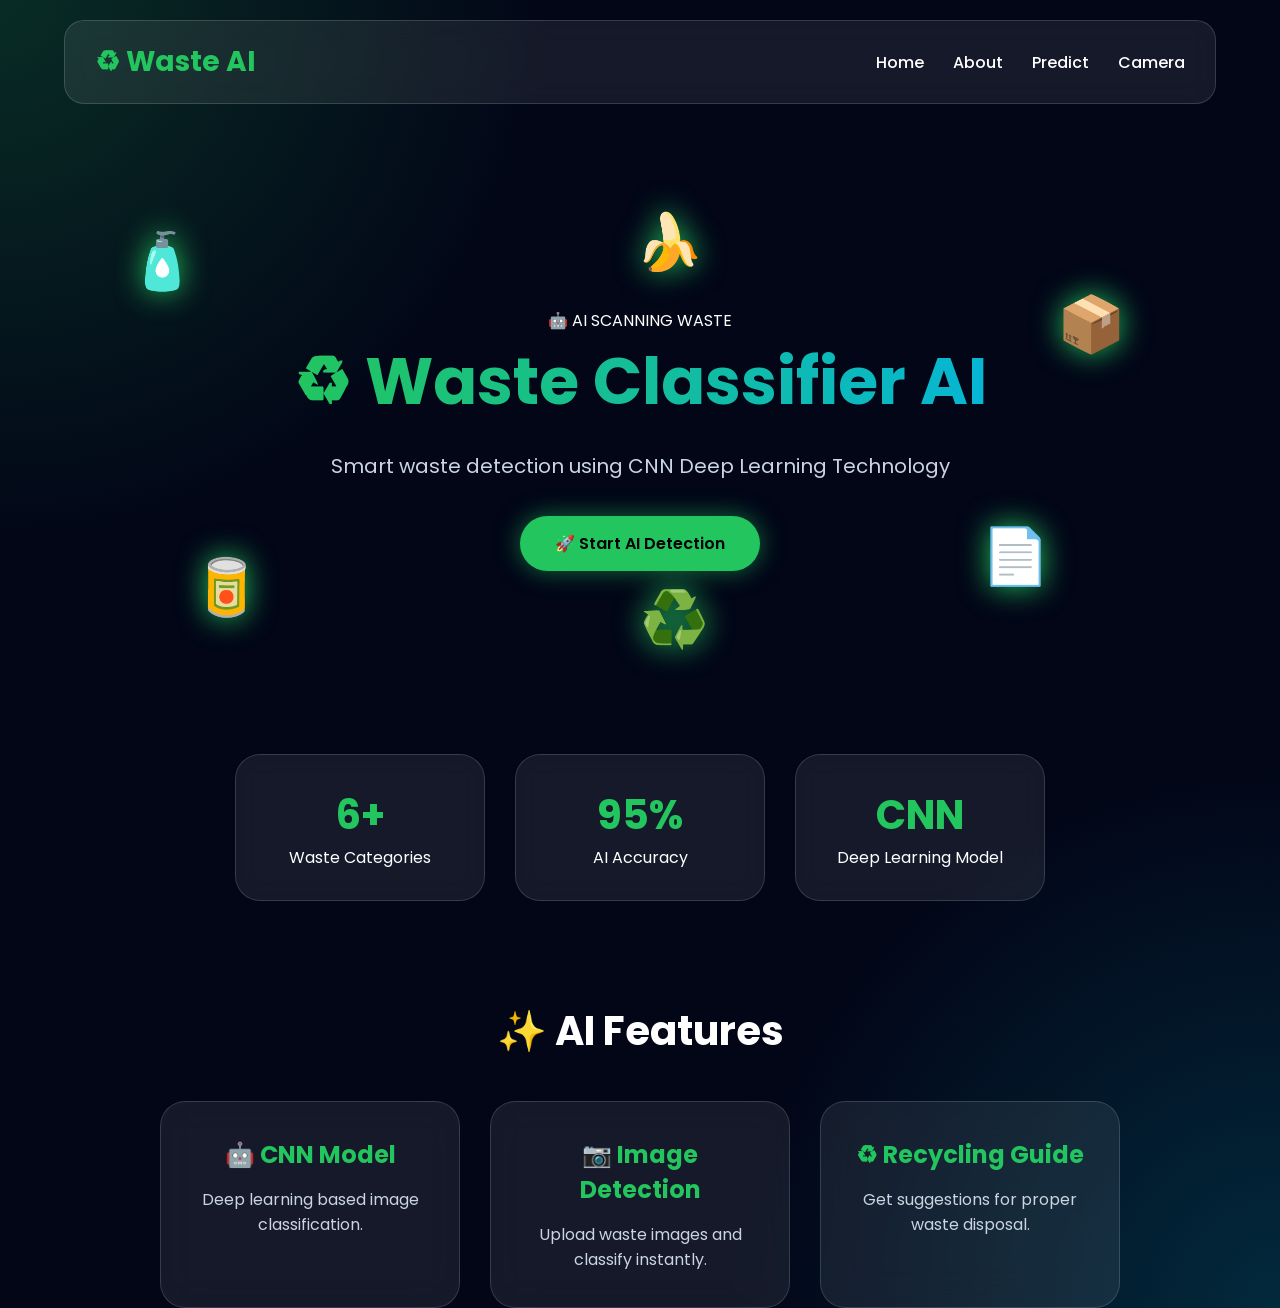
<file: templates/index.html>
<!DOCTYPE html>
<html>

<head>

<title>Waste Classifier AI</title>

<link rel="stylesheet" href="/static/style.css">

</head>


<body>


<nav>

<h2>♻ Waste AI</h2>

<div>

<a href="/">Home</a>
<a href="/about">About</a>
<a href="/upload">Predict</a>
<a href="/camera">Camera</a>

</div>

</nav>



<section class="hero">


<div class="particles"></div>



<!-- Floating Waste Animation -->

<div class="floating-waste">

    <span class="waste w1">🧴</span>
    <span class="waste w2">📦</span>
    <span class="waste w3">🥫</span>
    <span class="waste w4">📄</span>
    <span class="waste w5">🍌</span>
    <span class="waste w6">♻️</span>

</div>




<!-- AI Scanner -->

<div class="ai-scanner">

    <div class="scan-box">

        <div class="scan-line"></div>

        <span>
            🤖 AI SCANNING WASTE
        </span>

    </div>

</div>



<h1>
♻ Waste Classifier AI
</h1>


<p>
Smart waste detection using CNN Deep Learning Technology
</p>


<a href="/upload" class="btn">
🚀 Start AI Detection
</a>


</section>





<section class="dashboard">


<div class="stat-card">

<h2>6+</h2>

<p>
Waste Categories
</p>

</div>




<div class="stat-card">

<h2>95%</h2>

<p>
AI Accuracy
</p>

</div>




<div class="stat-card">

<h2>CNN</h2>

<p>
Deep Learning Model
</p>

</div>


</section>






<section class="features">


<h1>
✨ AI Features
</h1>




<div class="feature-container">


<div class="feature-card">

<h2>🤖 CNN Model</h2>

<p>
Deep learning based image classification.
</p>

</div>





<div class="feature-card">

<h2>📷 Image Detection</h2>

<p>
Upload waste images and classify instantly.
</p>

</div>







<div class="feature-card">

<h2>♻ Recycling Guide</h2>

<p>
Get suggestions for proper waste disposal.
</p>

</div>


</div>


</section>



</body>

</html>
</file>
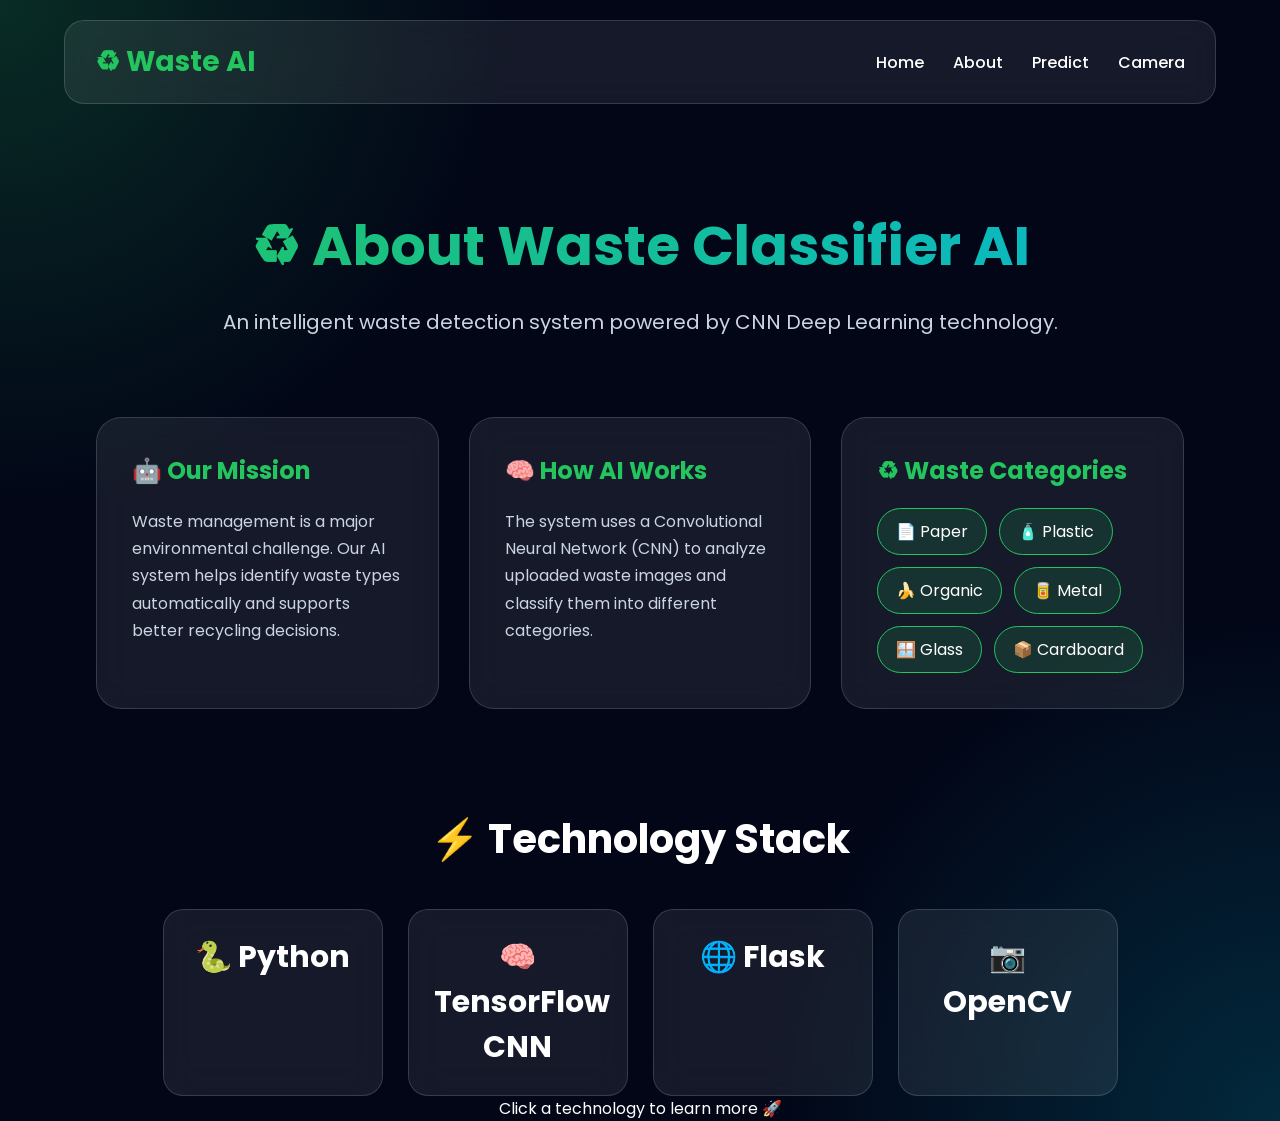
<file: templates/about.html>
<!DOCTYPE html>
<html>

<head>

<title>About Waste AI</title>

<link rel="stylesheet" href="/static/style.css">

</head>


<body>


<nav>

<h2>♻ Waste AI</h2>

<div>

<a href="/">Home</a>
<a href="/about">About</a>
<a href="/upload">Predict</a>
<a href="/camera">Camera</a>

</div>

</nav>



<section class="about-hero">


<h1>
♻ About Waste Classifier AI
</h1>


<p>
An intelligent waste detection system powered by CNN Deep Learning technology.
</p>


</section>





<section class="about-container">



<div class="about-card">


<h2>🤖 Our Mission</h2>


<p>

Waste management is a major environmental challenge.
Our AI system helps identify waste types automatically
and supports better recycling decisions.

</p>


</div>





<div class="about-card">


<h2>🧠 How AI Works</h2>


<p>

The system uses a Convolutional Neural Network (CNN)
to analyze uploaded waste images and classify them
into different categories.

</p>


</div>





<div class="about-card">


<h2>♻ Waste Categories</h2>


<div class="category-list">

<span>📄 Paper</span>

<span>🧴 Plastic</span>

<span>🍌 Organic</span>

<span>🥫 Metal</span>

<span>🪟 Glass</span>

<span>📦 Cardboard</span>

</div>


</div>




</section>






<section class="tech-section">

<h1>⚡ Technology Stack</h1>


<div class="tech-container">


<div class="tech-card" onclick="toggleTech(this)">

<h2>🐍 Python</h2>

<div class="tech-info">

Python is the main programming language used for:
<br><br>

• Data processing  
<br>
• Model training  
<br>
• AI logic  
<br>
• Backend development

</div>

</div>



<div class="tech-card" onclick="toggleTech(this)">

<h2>🧠 TensorFlow CNN</h2>

<div class="tech-info">

TensorFlow CNN is used for:

<br><br>

• Deep learning model creation
<br>
• Image classification
<br>
• Waste category prediction
<br>
• Training neural networks

</div>

</div>



<div class="tech-card" onclick="toggleTech(this)">

<h2>🌐 Flask</h2>

<div class="tech-info">

Flask provides:

<br><br>

• Web application backend
<br>
• API connection
<br>
• Model deployment
<br>
• Prediction handling

</div>

</div>



<div class="tech-card" onclick="toggleTech(this)">

<h2>📷 OpenCV</h2>

<div class="tech-info">

OpenCV is used for:

<br><br>

• Camera integration
<br>
• Image processing
<br>
• Object detection
<br>
• Real-time scanning

</div>

</div>


</div>


<p>Click a technology to learn more 🚀</p>


</section>

<script>


function showInfo(type){


let info = document.getElementById("infoBox");



let data = {


python:

`
<h2>🐍 Python</h2>

<p>
Python is the core programming language used in this project.
It is used for data handling, image processing,
model training and connecting AI components.
</p>
`,



tensorflow:

`
<h2>🧠 TensorFlow CNN</h2>

<p>
TensorFlow helps us create and train the CNN deep learning model.
CNN analyzes waste images and learns patterns to classify
different waste categories.
</p>
`,



flask:

`
<h2>🌐 Flask</h2>

<p>
Flask is used to create the web application backend.
It connects our trained AI model with the user interface
and handles image prediction requests.
</p>
`,



opencv:

`
<h2>📷 OpenCV</h2>

<p>
OpenCV is used for computer vision tasks.
It helps capture, process and prepare images
before sending them to the AI model.
</p>`

};



info.innerHTML=data[type];


}


</script>

<script>

function toggleTech(card){

    document.querySelectorAll(".tech-card")
    .forEach(item=>{
        if(item!==card){
            item.classList.remove("active");
        }
    });


    card.classList.toggle("active");

}

</script>


</body>

</html>
</file>
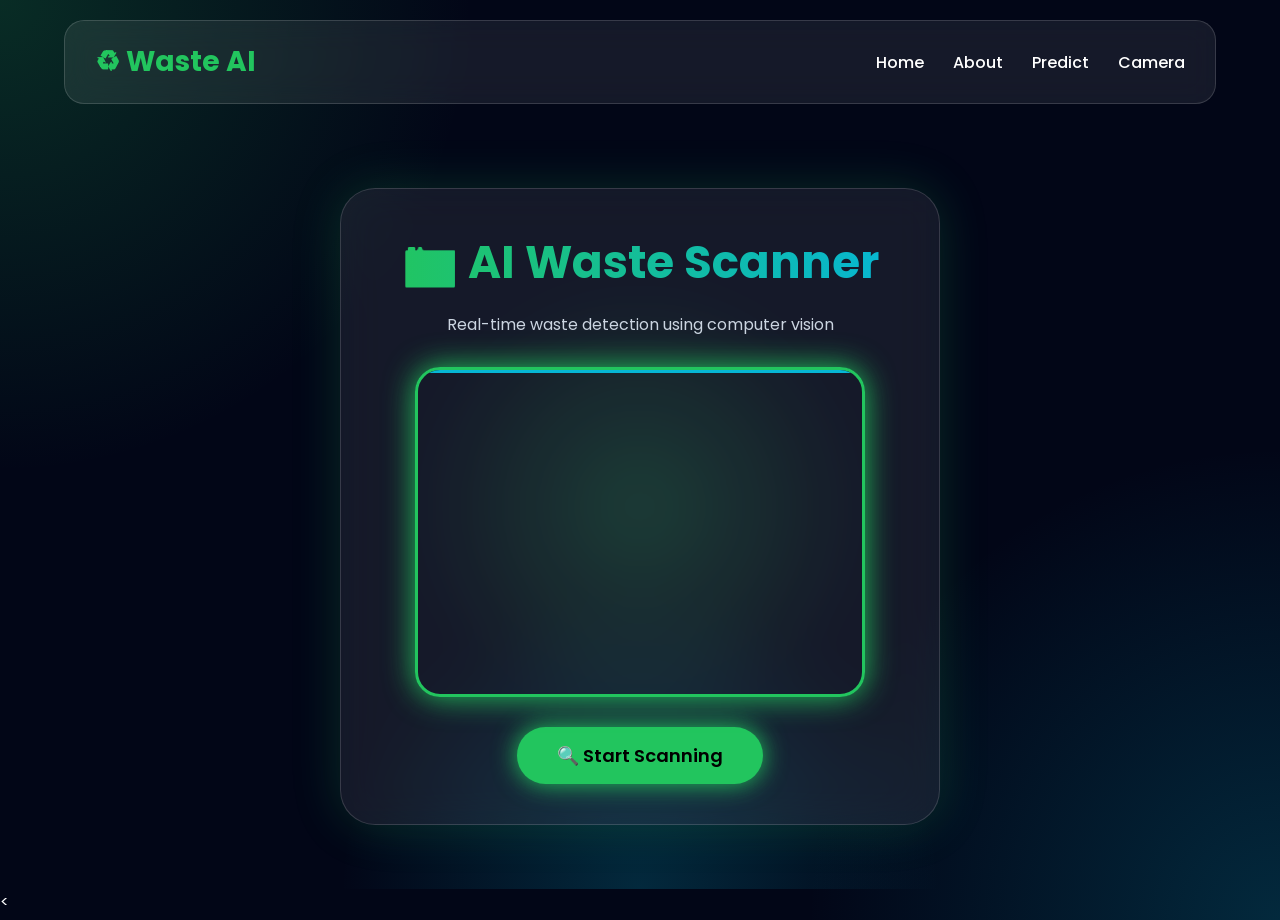
<file: templates/camera.html>
<!DOCTYPE html>
<html>

<head>

<title>Waste AI Camera</title>

<link rel="stylesheet" href="/static/style.css">

</head>


<body>


<nav>

<h2>♻ Waste AI</h2>

<div>

<a href="/">Home</a>
<a href="/about">About</a>
<a href="/upload">Predict</a>
<a href="/camera">Camera</a>

</div>

</nav>




<section class="camera-section">


<div class="camera-card">


<h1>
📷 AI Waste Scanner
</h1>


<p>
Real-time waste detection using computer vision
</p>



<div class="camera-frame">


<video id="camera" autoplay></video>


<div class="scanner"></div>


</div>



<button class="camera-btn" onclick="startScanning()">
🔍 Start Scanning
</button>

<h2 id="scan-result"></h2>



</div>


</section>




<<script>

navigator.mediaDevices.getUserMedia({
    video:true
})

.then(stream=>{

    document.getElementById("camera").srcObject = stream;

})

.catch(error=>{

    console.log(error);

});



function startScanning(){

    let result = document.getElementById("scan-result");

    result.innerHTML = "🤖 AI is scanning waste...";


    setTimeout(()=>{

        result.innerHTML = "♻ Waste detected! Processing CNN prediction...";

    },3000);


}

</script>


</body>

</html>
</file>
<file: static/style.css>
@import url('https://fonts.googleapis.com/css2?family=Poppins:wght@300;400;600;700&display=swap');


*{
    margin:0;
    padding:0;
    box-sizing:border-box;
    font-family:'Poppins',sans-serif;
}


body{

    min-height:100vh;

    background:
    radial-gradient(circle at top left,#22c55e33,transparent 30%),
    radial-gradient(circle at bottom right,#06b6d433,transparent 30%),
    #020617;

    color:white;

    overflow-x:hidden;
}



/* NAVBAR */

nav{

    width:90%;
    margin:20px auto;

    display:flex;
    justify-content:space-between;
    align-items:center;

    padding:20px 30px;

    background:rgba(255,255,255,0.08);

    backdrop-filter:blur(15px);

    border-radius:20px;

    border:1px solid rgba(255,255,255,0.15);

}



nav h2{

    color:#22c55e;

    font-size:28px;

}



nav a{

    color:white;

    text-decoration:none;

    margin-left:25px;

    font-weight:500;

    transition:.3s;

}



nav a:hover{

    color:#22c55e;

}



/* HERO */


.hero{

    min-height:70vh;

    display:flex;

    flex-direction:column;

    justify-content:center;

    align-items:center;

    text-align:center;

    padding:40px;

    position:relative;

    overflow:hidden;

}



.hero h1{

    font-size:65px;

    font-weight:700;

    background:linear-gradient(90deg,#22c55e,#06b6d4);

    -webkit-background-clip:text;

    color:transparent;

}



.hero p{

    margin-top:20px;

    font-size:20px;

    color:#cbd5e1;

}

/* HERO CONTENT LAYER CONTROL */

.hero > h1,
.hero > p,
.hero > .btn,
.ai-scanner{

    position:relative;

    z-index:2;

}


.ai-scanner{

    position:relative;

    z-index:3;

}



.btn{

    margin-top:35px;

    padding:15px 35px;

    border-radius:50px;

    background:#22c55e;

    color:black;

    text-decoration:none;

    font-weight:600;

    transition:.3s;

    box-shadow:0 0 25px #22c55e88;

}



.btn:hover{

    transform:scale(1.08);

}



/* DASHBOARD */


.dashboard{

    width:85%;

    margin:auto;

    display:flex;

    justify-content:center;

    gap:30px;

}



.stat-card{

    width:250px;

    padding:30px;

    text-align:center;


    background:rgba(255,255,255,.08);

    backdrop-filter:blur(15px);

    border-radius:25px;

    border:1px solid rgba(255,255,255,.15);

}



.stat-card h2{

    font-size:40px;

    color:#22c55e;

}



/* FEATURES */


.features{

    margin-top:100px;

    text-align:center;

}



.features h1{

    font-size:40px;

}



.feature-container{

    margin-top:40px;

    display:flex;

    justify-content:center;

    gap:30px;

}



.feature-card{


    width:300px;

    padding:35px;


    background:rgba(255,255,255,.08);

    backdrop-filter:blur(20px);

    border-radius:25px;

    border:1px solid rgba(255,255,255,.15);

    transition:.3s;


}



.feature-card:hover{

    transform:translateY(-10px);

    box-shadow:0 0 30px #22c55e55;

}



.feature-card h2{

    color:#22c55e;

    margin-bottom:15px;

}



.feature-card p{

    color:#cbd5e1;

}

/* ==========================
   PREDICT PAGE
========================== */


.predict-section{

    min-height:80vh;

    display:flex;

    justify-content:center;

    align-items:center;

}



.predict-card{


    width:550px;

    padding:45px;


    text-align:center;


    background:rgba(255,255,255,.08);

    backdrop-filter:blur(20px);


    border-radius:30px;


    border:1px solid rgba(255,255,255,.15);


    box-shadow:0 0 40px rgba(34,197,94,.15);


}



.predict-card h1{


    font-size:40px;


    background:linear-gradient(90deg,#22c55e,#06b6d4);


    -webkit-background-clip:text;

    color:transparent;


}



.predict-card p{

    margin:15px;

    color:#cbd5e1;

}



.upload-box{


    display:block;

    margin:35px auto;


    padding:45px;


    border-radius:25px;


    border:2px dashed #22c55e;


    color:white;


    cursor:pointer;


    transition:.3s;


}



.upload-box:hover{


    background:rgba(34,197,94,.1);


    box-shadow:0 0 25px #22c55e55;


}



.upload-box input{


    display:none;


}



.predict-btn{


    padding:15px 40px;


    border:none;


    border-radius:50px;


    background:#22c55e;


    font-size:18px;


    font-weight:600;


    cursor:pointer;


    box-shadow:0 0 25px #22c55e88;


    transition:.3s;


}



.predict-btn:hover{


    transform:scale(1.08);


}




.result-card{


    margin-top:35px;


    padding:25px;


    border-radius:25px;


    background:rgba(6,182,212,.15);


    border:1px solid #06b6d4;


}



.result-card h2{

    color:#06b6d4;

}



.result-card h1{

    font-size:35px;

}


/* ======================
   ABOUT PAGE
====================== */


.about-hero{

    text-align:center;

    padding:80px 20px;

}



.about-hero h1{

    font-size:55px;


    background:linear-gradient(90deg,#22c55e,#06b6d4);


    -webkit-background-clip:text;

    color:transparent;


}



.about-hero p{

    margin-top:20px;

    color:#cbd5e1;

    font-size:20px;

}




.about-container{


    width:85%;

    margin:auto;


    display:grid;

    grid-template-columns:repeat(3,1fr);

    gap:30px;


}




.about-card{


    padding:35px;


    background:rgba(255,255,255,.08);


    backdrop-filter:blur(20px);


    border-radius:25px;


    border:1px solid rgba(255,255,255,.15);


    transition:.3s;


}



.about-card:hover{


    transform:translateY(-10px);


    box-shadow:0 0 30px #22c55e55;


}



.about-card h2{


    color:#22c55e;

    margin-bottom:20px;


}



.about-card p{

    color:#cbd5e1;

    line-height:1.7;

}




.category-list{


    display:flex;

    flex-wrap:wrap;

    gap:12px;


}



.category-list span{


    padding:10px 18px;


    border-radius:30px;


    background:rgba(34,197,94,.15);


    border:1px solid #22c55e;


}




.tech-section{


    text-align:center;

    margin-top:100px;


}



.tech-section h1{


    font-size:40px;


}



.tech-container{


    margin-top:40px;


    display:flex;

    justify-content:center;

    gap:25px;


}




.tech-card{


    padding:25px 40px;


    border-radius:20px;


    background:rgba(255,255,255,.08);


    border:1px solid rgba(255,255,255,.15);


    font-size:20px;


    transition:.3s;


}



.tech-card:hover{


    transform:scale(1.08);


    box-shadow:0 0 25px #06b6d455;


}

/* =====================
 CAMERA AI SCANNER
===================== */


.camera-section{


min-height:85vh;


display:flex;

justify-content:center;

align-items:center;


background:

radial-gradient(circle,#22c55e33,transparent 30%),

radial-gradient(circle at bottom,#06b6d433,transparent 30%);


}




.camera-card{


width:600px;


padding:40px;


text-align:center;


background:rgba(255,255,255,.08);


backdrop-filter:blur(20px);


border-radius:35px;


border:1px solid rgba(255,255,255,.15);


box-shadow:0 0 50px #22c55e33;


}




.camera-card h1{


font-size:45px;


background:linear-gradient(90deg,#22c55e,#06b6d4);


-webkit-background-clip:text;


color:transparent;


}




.camera-card p{


color:#cbd5e1;


margin:15px;


}




.camera-frame{


position:relative;


margin:30px auto;


width:450px;


height:330px;


border-radius:25px;


overflow:hidden;


border:3px solid #22c55e;


box-shadow:0 0 30px #22c55e;


}




.camera-frame video{


width:100%;


height:100%;


object-fit:cover;


}




.scanner{


position:absolute;


width:100%;


height:3px;


background:#06b6d4;


top:0;


animation:scan 2s infinite;


}



@keyframes scan{


0%{

top:0;

}


50%{

top:100%;

}


100%{

top:0;

}


}




.camera-btn{


padding:15px 40px;


border:none;


border-radius:50px;


background:#22c55e;


font-size:18px;


font-weight:600;


cursor:pointer;


box-shadow:0 0 25px #22c55e;


}
/* =========================
   FLOATING WASTE ANIMATION
========================= */


.floating-waste{

    position:absolute;

    width:100%;

    height:100%;

    top:0;

    left:0;

    pointer-events:none;

    z-index:1;

}


.waste{

    position:absolute;

    font-size:55px;

    filter:drop-shadow(0 0 15px #22c55e);

    animation:floatWaste 6s ease-in-out infinite;

}



/* Plastic Bottle */

.w1{

    top:15%;

    left:10%;

    animation-delay:0s;

}



/* Cardboard */

.w2{

    top:25%;

    right:12%;

    animation-delay:1s;

}



/* Metal Can */

.w3{

    bottom:20%;

    left:15%;

    animation-delay:2s;

}



/* Paper */

.w4{

    bottom:25%;

    right:18%;

    animation-delay:3s;

}



/* Organic */

.w5{

    top:12%;

    right:45%;

    animation-delay:4s;

}



/* Recycling Icon */

.w6{

    bottom:15%;

    left:50%;

    animation-delay:5s;

}




@keyframes floatWaste{


0%{

    transform:
    translateY(0px)
    rotate(0deg);

}



25%{

    transform:
    translateY(-25px)
    rotate(10deg);

}



50%{

    transform:
    translateY(-45px)
    rotate(-10deg);

}



75%{

    transform:
    translateY(-20px)
    rotate(8deg);

}



100%{

    transform:
    translateY(0px)
    rotate(0deg);

}


}
/* ==========================
   TECH CARD EXPAND ANIMATION
========================== */

.tech-card{

    padding:25px 40px;

    border-radius:20px;

    background:rgba(255,255,255,.08);

    border:1px solid rgba(255,255,255,.15);

    font-size:20px;

    cursor:pointer;

    overflow:hidden;

    transition:.4s ease;

}


.tech-card:hover{

    transform:translateY(-8px);

    box-shadow:0 0 30px #22c55e55;

}


.tech-info{

    max-height:0;

    opacity:0;

    margin-top:0;

    overflow:hidden;

    color:#cbd5e1;

    font-size:15px;

    line-height:1.6;

    transition:.5s ease;

}



.tech-card.active{

    width:320px;

    transform:scale(1.05);

    background:rgba(34,197,94,.15);

}



.tech-card.active .tech-info{

    max-height:300px;

    opacity:1;

    margin-top:20px;

}



/* ==========================
   FIX FLOATING WASTE LAYER
========================== */

.floating-waste{

    z-index:0;

}



.hero > h1,
.hero > p,
.hero > .btn,
.ai-scanner{

    position:relative;

    z-index:2;

}



/* ==========================
   MOBILE RESPONSIVE
========================== */

@media(max-width:768px){


nav{

    width:95%;

    flex-direction:column;

    gap:20px;

}



nav a{

    margin:10px;

}



.hero h1{

    font-size:40px;

}



.dashboard{

    flex-direction:column;

    align-items:center;

}



.feature-container{

    flex-direction:column;

    align-items:center;

}



.about-container{

    grid-template-columns:1fr;

}



.camera-frame{

    width:90%;

    height:280px;

}



.predict-card,
.camera-card{

    width:90%;

}



.waste{

    font-size:35px;

}



}

.tech-container{

display:flex;

justify-content:center;

gap:25px;

flex-wrap:wrap;

}


.tech-card{

width:220px;

padding:25px;

text-align:center;

cursor:pointer;

background:rgba(255,255,255,.08);

border:1px solid rgba(255,255,255,.15);

border-radius:20px;

backdrop-filter:blur(20px);

transition:.4s;

overflow:hidden;

}



.tech-card:hover{

transform:translateY(-10px);

box-shadow:0 0 30px #22c55e55;

}



.tech-info{

max-height:0;

opacity:0;

overflow:hidden;

margin-top:0;

color:#cbd5e1;

font-size:14px;

line-height:1.7;

transition:.5s;

}



.tech-card.active{

width:320px;

background:rgba(34,197,94,.15);

transform:scale(1.05);

}



.tech-card.active .tech-info{

max-height:250px;

opacity:1;

margin-top:20px;

}
</file>
